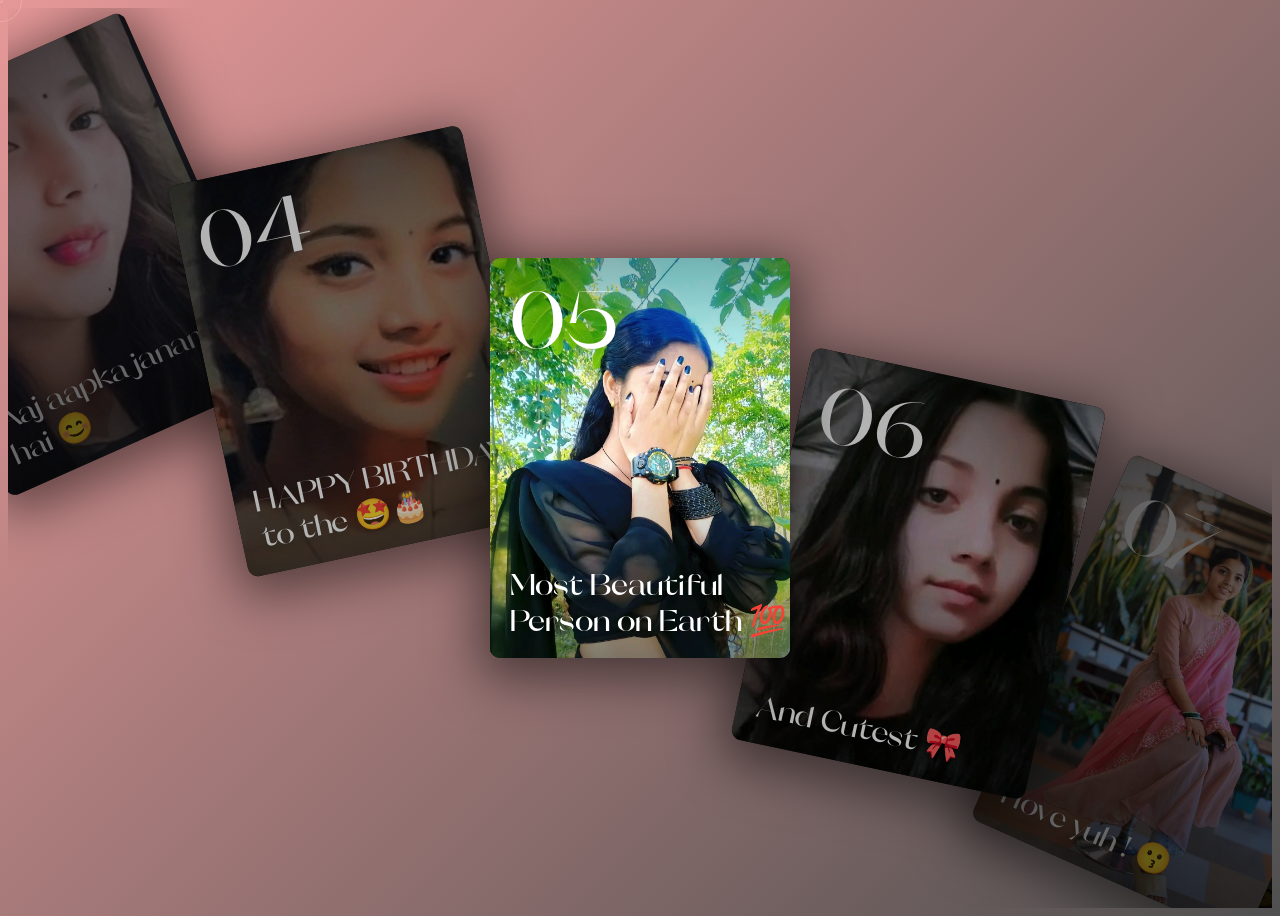
<file: Thepi/index.html>
<!DOCTYPE html>
<html lang="en">

<head>
    <meta charset="UTF-8">
    <title>My Thepi for You</title>
    <link rel="stylesheet" href="./style.css">

</head>

<body>
    <!-- partial:index.partial.html -->

    <body>
        <!-- partial:index.partial.html -->
        <!--

Follow me on
Instagram: https://www.instagram.com/college_wishlist



-->

        <div class="carousel">
            <div class="carousel-item">
                <div class="carousel-box">
                    <div class="title">MADAM JI 👋</div>
                    <div class="num">01</div>
                    <img src="photos/img1.jpg">

                </div>
            </div>

            <div class="carousel-item">
                <div class="carousel-box">
                    <div class="title">Sunane mein aaya hai 😍</div>
                    <div class="num">02</div>
                    <img src="photos/img2.jpg">
                </div>
            </div>

            <div class="carousel-item">
                <div class="carousel-box">
                    <div class="title"> Aaj aapka janamdin hai  😊 </div>
                    <div class="num">03</div>
                    <img src="photos/img3.jpeg" alt="">
                </div>
            </div>

            <div class="carousel-item">
                <div class="carousel-box">
                    <div class="title">HAPPY BIRTHDAY to the 🤩🎂 </div>
                    <div class="num">04</div>
                    <img src="photos/img4.jpeg" alt="">
                </div>
            </div>

            <div class="carousel-item">
                <div class="carousel-box">
                    <div class="title">Most Beautiful Person on Earth 💯</div>
                    <div class="num">05</div>
                    <img src="photos/img6.jpeg" alt="">
                </div>
            </div>

            <div class="carousel-item">
                <div class="carousel-box">
                    <div class="title">And Cutest 🎀</div>
                    <div class="num">06</div>
                    <img src="photos/img5.jpeg" alt="">
                </div>
            </div>

            <div class="carousel-item">
                <div class="carousel-box">
                    <div class="title">i love yuh ! 😗 </div>
                    <div class="num">07</div>
                    <img src="photos/img7.jpeg" alt="">
                </div>
            </div>

            <div class="carousel-item">
                <div class="carousel-box">
                    <div class="title">my heart just wants to be yours 😇</div>
                    <div class="num">08</div>
                    <img src="photos/img8.jpeg" alt="">
                </div>
            </div>

            <div class="carousel-item">
                <div class="carousel-box">
                    <div class="title">Again Happy Birthday 🎂</div>
                    <div class="num">09</div>
                    <img src="photos/img9.jpg" alt="">
                </div>
            </div>
            <div class="carousel-item">
                <div class="carousel-box">
                    <div class="title">Thepi ❤️🎂 Miss yuh </div>
                    <div class="num">10</div>
                   <img src="photos/img10.jpg" alt="">
                </div>
            </div>
        </div>




        <svg style="display: none">
            <symbol id="ico-instagram" viewBox="0 0 35 35">
                <circle opacity=".2" cx="17.5" cy="17.5" r="17" stroke="var(--fill)" fill="none"></circle>
                <path fill-rule="evenodd" clip-rule="evenodd"
                    d="M24.944 20.476c.028-.457.042-1.282.042-2.476s-.014-2.019-.042-2.476c-.056-1.09-.378-1.93-.965-2.517s-1.422-.91-2.503-.965C21.018 12.014 20.194 12 19 12s-2.019.014-2.476.042c-1.081.047-1.92.368-2.517.965s-.918 1.436-.965 2.518C13.014 15.98 13 16.805 13 18c0 1.194.014 2.019.042 2.476.047 1.09.368 1.93.965 2.517s1.436.91 2.518.965c.466.028 1.29.042 2.475.042 1.184 0 2.01-.014 2.476-.042 1.072-.047 1.906-.368 2.503-.965.597-.597.918-1.436.965-2.517ZM19 13.075h-1.427c-.186 0-.438.01-.755.029a11.61 11.61 0 0 0-.797.07c-.215.028-.401.08-.56.154-.26.102-.489.251-.685.447-.196.196-.35.425-.461.685-.056.15-.103.336-.14.56a7.843 7.843 0 0 0-.084.811 7.113 7.113 0 0 0-.014.741c.01.178.01.453 0 .826-.01.373-.01.573 0 .601.01.028.01.228 0 .601s-.01.648 0 .826c.01.177.014.424.014.74 0 .318.028.588.084.812l.14.56c.112.26.265.489.461.685.196.196.425.345.685.447.15.056.336.108.56.154.224.047.49.07.797.07.308 0 .56.01.755.028.196.019.471.019.826 0 .354-.019.554-.019.601 0 .047.019.242.019.587 0s.62-.019.826 0c.205.019.456.01.755-.028.298-.037.569-.06.811-.07.242-.01.424-.06.546-.154.26-.102.494-.251.699-.447a1.75 1.75 0 0 0 .447-.686c.056-.149.103-.335.14-.559.038-.224.066-.494.084-.811.019-.317.023-.564.014-.741a11.82 11.82 0 0 1 0-.826c.01-.373.01-.573 0-.601-.01-.028-.01-.228 0-.601s.01-.648 0-.826c-.01-.177-.014-.424-.014-.74 0-.318-.028-.588-.084-.812l-.14-.56a1.956 1.956 0 0 0-1.147-1.133 3.979 3.979 0 0 0-.545-.153 3.915 3.915 0 0 0-.811-.07c-.326 0-.578-.01-.755-.028a5.916 5.916 0 0 0-.826 0c-.372.019-.568.019-.587 0Zm3.706 2.225c.14-.14.21-.308.21-.504a.57.57 0 0 0-.21-.503.767.767 0 0 0-.517-.21.718.718 0 0 0-.504.21.622.622 0 0 0-.21.503c.01.196.08.364.21.504s.299.21.504.21c.205 0 .377-.07.517-.21ZM22.063 18c0 .849-.298 1.576-.895 2.182a2.882 2.882 0 0 1-2.168.895 3.075 3.075 0 0 1-2.182-.895c-.606-.588-.904-1.315-.895-2.182.01-.867.308-1.594.895-2.182.588-.587 1.315-.886 2.182-.895.867-.01 1.59.29 2.168.895.578.606.876 1.333.895 2.182Zm-1.077 0a1.95 1.95 0 0 0-.573-1.413A1.897 1.897 0 0 0 19 16c-.56 0-1.03.196-1.413.587A2.001 2.001 0 0 0 17 18c-.01.55.186 1.021.587 1.413.401.391.872.587 1.413.587.54 0 1.012-.196 1.413-.587.4-.392.592-.863.573-1.413Z"
                    transform="translate(-1.5 -0.5)" fill="var(--fill)"></path>
            </symbol>

            <symbol id="ico-linkedin" viewBox="0 0 35 35">
                <circle opacity=".2" cx="17.5" cy="17.5" r="17" stroke="var(--fill)" fill="none"></circle>
                <path fill-rule="evenodd" clip-rule="evenodd"
                    d="M15.3025 14.0835C15.3025 14.3845 15.1934 14.6403 14.9752 14.851C14.757 15.0617 14.4786 15.167 14.14 15.167C13.8014 15.167 13.5267 15.0617 13.316 14.851C13.1053 14.6403 13 14.3807 13 14.0722C13 13.7637 13.1053 13.5079 13.316 13.3047C13.5267 13.1016 13.8051 13 14.1512 13C14.4974 13 14.772 13.1016 14.9752 13.3047C15.1783 13.5079 15.2874 13.7675 15.3025 14.0835ZM13.0677 23V16.0248H15.2348V23H13.0677ZM16.4763 16.0248C16.5064 16.8676 16.5214 17.6125 16.5214 18.2596V23H18.7111V18.9819C18.7111 18.7111 18.7336 18.5305 18.7788 18.4402C18.9895 17.8984 19.3582 17.6275 19.8849 17.6275C20.6223 17.6275 20.991 18.1317 20.991 19.14V23H23.158V18.8691C23.158 17.8758 22.9285 17.1272 22.4695 16.623C22.0105 16.1189 21.4048 15.8668 20.6524 15.8668C19.6742 15.8668 18.9594 16.243 18.5079 16.9955H18.4628L18.3499 16.0248H16.4763Z"
                    transform="translate(0 -1)" fill="var(--fill)"></path>
            </symbol>
        </svg>

        <div class="cursor"></div>
        <div class="cursor cursor2"></div>
        <!-- partial -->
        <script src="./script.js"></script>

    </body>
    <!-- partial -->
    <script src="./script.js"></script>

</body>

</html>
</file>
<file: Thepi/style.css>
body {
    overflow: hidden;
    font-family: "Roboto", serif;
    background: linear-gradient(135deg, rgb(230, 152, 152), #505050);
  }
  
  .carousel {
    position: relative;
    z-index: 1;
    height: 100vh;
    overflow: hidden;
    pointer-events: none;
  }
  
  .carousel-item {
    --items: 10;
    --width: clamp(150px, 30vw, 300px);
    --height: clamp(200px, 40vw, 400px);
    --x: calc(var(--active) * 800%);
    --y: calc(var(--active) * 200%);
    --rot: calc(var(--active) * 120deg);
    --opacity: calc(var(--zIndex) / var(--items) * 3 - 2);
    overflow: hidden;
    position: absolute;
    z-index: var(--zIndex);
    width: var(--width);
    height: var(--height);
    margin: calc(var(--height) * -0.5) 0 0 calc(var(--width) * -0.5);
    border-radius: 10px;
    top: 50%;
    left: 50%;
    -webkit-user-select: none;
       -moz-user-select: none;
        -ms-user-select: none;
            user-select: none;
    transform-origin: 0% 100%;
    box-shadow: 0 10px 50px 10px rgba(0, 0, 0, 0.5);
    background: black;
    pointer-events: all;
    transform: translate(var(--x), var(--y)) rotate(var(--rot));
    transition: transform 0.8s cubic-bezier(0, 0.02, 0, 1);
  }
  .carousel-item .carousel-box {
    position: absolute;
    z-index: 1;
    top: 0;
    left: 0;
    width: 100%;
    height: 100%;
    transition: opacity 0.8s cubic-bezier(0, 0.02, 0, 1);
    opacity: var(--opacity);
    font-family: "Orelo-sw-db", serif;
  }
  .carousel-item .carousel-box:before {
    content: "";
    position: absolute;
    z-index: 1;
    top: 0;
    left: 0;
    width: 100%;
    height: 100%;
    background: linear-gradient(to bottom, rgba(0, 0, 0, 0.3), rgba(0, 0, 0, 0) 30%, rgba(0, 0, 0, 0) 50%, rgba(0, 0, 0, 0.5));
  }
  .carousel-item .title {
    position: absolute;
    z-index: 1;
    color: #fff;
    bottom: 20px;
    left: 20px;
    transition: opacity 0.8s cubic-bezier(0, 0.02, 0, 1);
    font-size: clamp(20px, 3vw, 30px);
    text-shadow: 0 4px 4px rgba(0, 0, 0, 0.1);
  }
  .carousel-item .num {
    position: absolute;
    z-index: 1;
    color: #fff;
    top: 10px;
    left: 20px;
    transition: opacity 0.8s cubic-bezier(0, 0.02, 0, 1);
    font-size: clamp(20px, 10vw, 80px);
  }
  .carousel-item img {
    width: 100%;
    height: 100%;
    -o-object-fit: cover;
       object-fit: cover;
    pointer-events: none;
  }
  
  .layout {
    position: absolute;
    z-index: 0;
    top: 0;
    left: 0;
    width: 100%;
    height: 100%;
    pointer-events: none;
  }
  .layout:before {
    content: "";
    position: absolute;
    z-index: 1;
    top: 0;
    left: 90px;
    width: 10px;
    height: 100%;
    border: 1px solid #fff;
    border-top: none;
    border-bottom: none;
    opacity: 0.15;
  }
  .layout .box {
    position: absolute;
    bottom: 0;
    left: 30px;
    color: #fff;
    transform-origin: 0% 10%;
    transform: rotate(-90deg);
    font-size: 9px;
    line-height: 1.4;
    text-transform: uppercase;
    opacity: 0.4;
  }
  
  .logo {
    position: absolute;
    z-index: 2;
    top: 28px;
    right: 28px;
    width: 30px;
    height: 30px;
    background: #fff;
    border-radius: 50%;
    opacity: 0.5;
    display: flex;
    justify-content: center;
    align-items: center;
    font-family: "Orelo-sw-db", serif;
    pointer-events: all;
    color: black;
    text-decoration: none;
    font-size: 20px;
    overflow: hidden;
    padding-bottom: 0.1em;
  }
  
  .social {
    position: absolute;
    z-index: 10;
    bottom: 20px;
    right: 25px;
    color: #fff;
    opacity: 0.4;
  }
  .social a {
    display: inline-block;
    margin-left: 3px;
  }
  .social svg {
    --fill: #fff;
    width: 35px;
    height: 35px;
  }
  
  .cursor {
    position: fixed;
    z-index: 10;
    top: 0;
    left: 0;
    --size: 40px;
    width: var(--size);
    height: var(--size);
    border-radius: 50%;
    border: 1px solid rgba(255, 255, 255, 0.2);
    margin: calc(var(--size) * -0.5) 0 0 calc(var(--size) * -0.5);
    transition: transform 0.85s cubic-bezier(0, 0.02, 0, 1);
    display: none;
    pointer-events: none;
  }
  @media (pointer: fine) {
    .cursor {
      display: block;
    }
  }
  
  .cursor2 {
    --size: 2px;
    transition-duration: 0.7s;
  }
  
  @font-face {
    font-family: "Orelo-sw-db";
    src: url([data-uri]) format("truetype");
    font-weight: inherit;
    font-style: inherit;
  }
</file>
